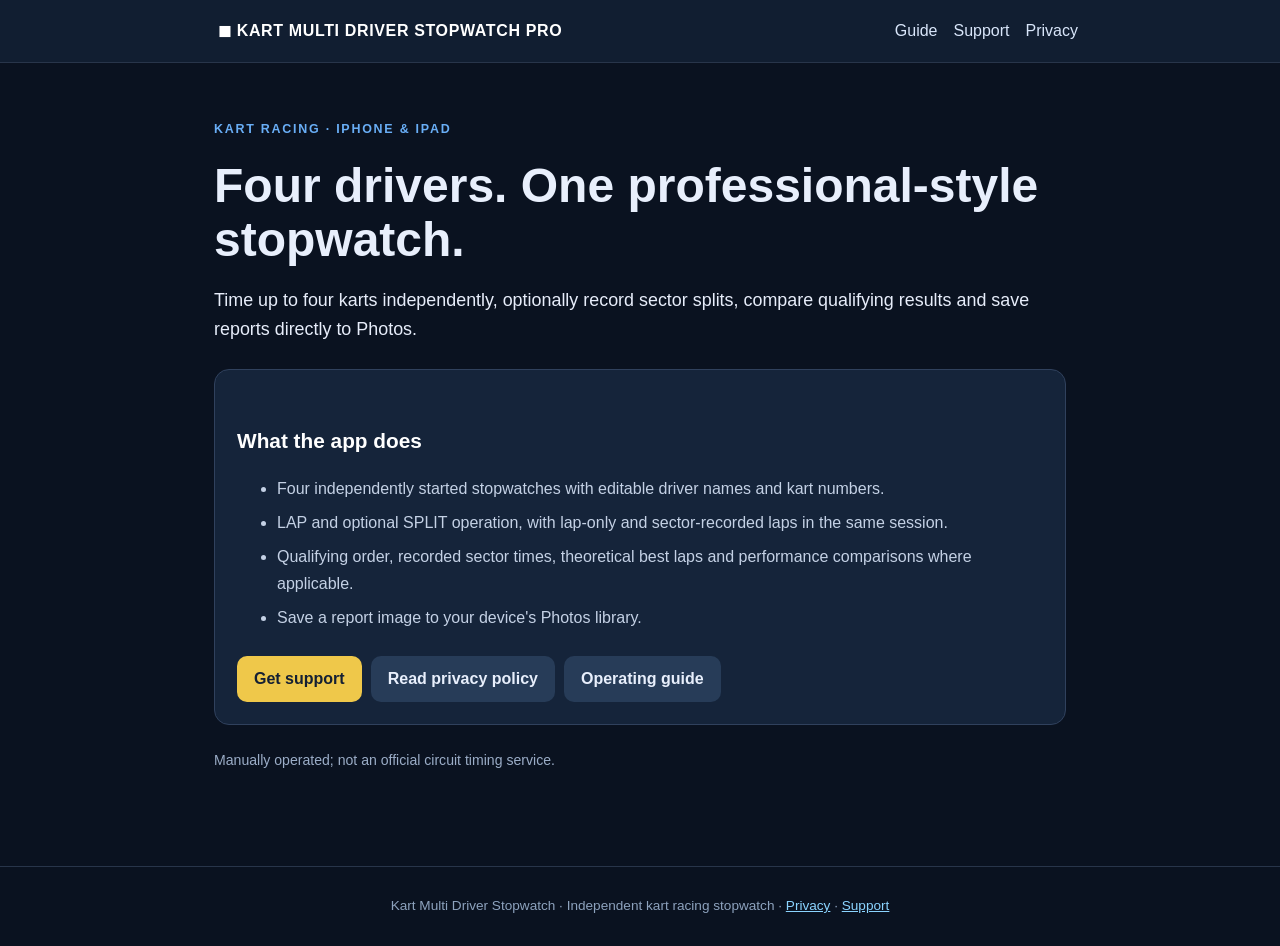
<file: index.html>
<!doctype html><html lang="en-GB"><head><meta charset="UTF-8"><meta name="viewport" content="width=device-width, initial-scale=1"><meta name="robots" content="index,follow"><meta name="description" content="Kart Multi Driver Stopwatch Pro — app information, privacy and support."><title>Home | Kart Multi Driver Stopwatch Pro</title><link rel="stylesheet" href="styles.css"></head><body><header><nav><a class="brand" href="index.html">◼ KART MULTI DRIVER STOPWATCH PRO</a><div><a href="guide.html">Guide</a><a href="support.html">Support</a><a href="privacy.html">Privacy</a></div></nav></header><main><div class="eyebrow">Kart racing · iPhone &amp; iPad</div><h1>Four drivers. One professional-style stopwatch.</h1><p class="lead">Time up to four karts independently, optionally record sector splits, compare qualifying results and save reports directly to Photos.</p><div class="panel"><h2>What the app does</h2><ul><li>Four independently started stopwatches with editable driver names and kart numbers.</li><li>LAP and optional SPLIT operation, with lap-only and sector-recorded laps in the same session.</li><li>Qualifying order, recorded sector times, theoretical best laps and performance comparisons where applicable.</li><li>Save a report image to your device's Photos library.</li></ul><a class="button" href="support.html">Get support</a><a class="button secondary" href="privacy.html">Read privacy policy</a><a class="button secondary" href="guide.html">Operating guide</a></div><p class="muted">Manually operated; not an official circuit timing service.</p></main><footer>Kart Multi Driver Stopwatch · Independent kart racing stopwatch · <a href="privacy.html">Privacy</a> · <a href="support.html">Support</a></footer></body></html>
</file>
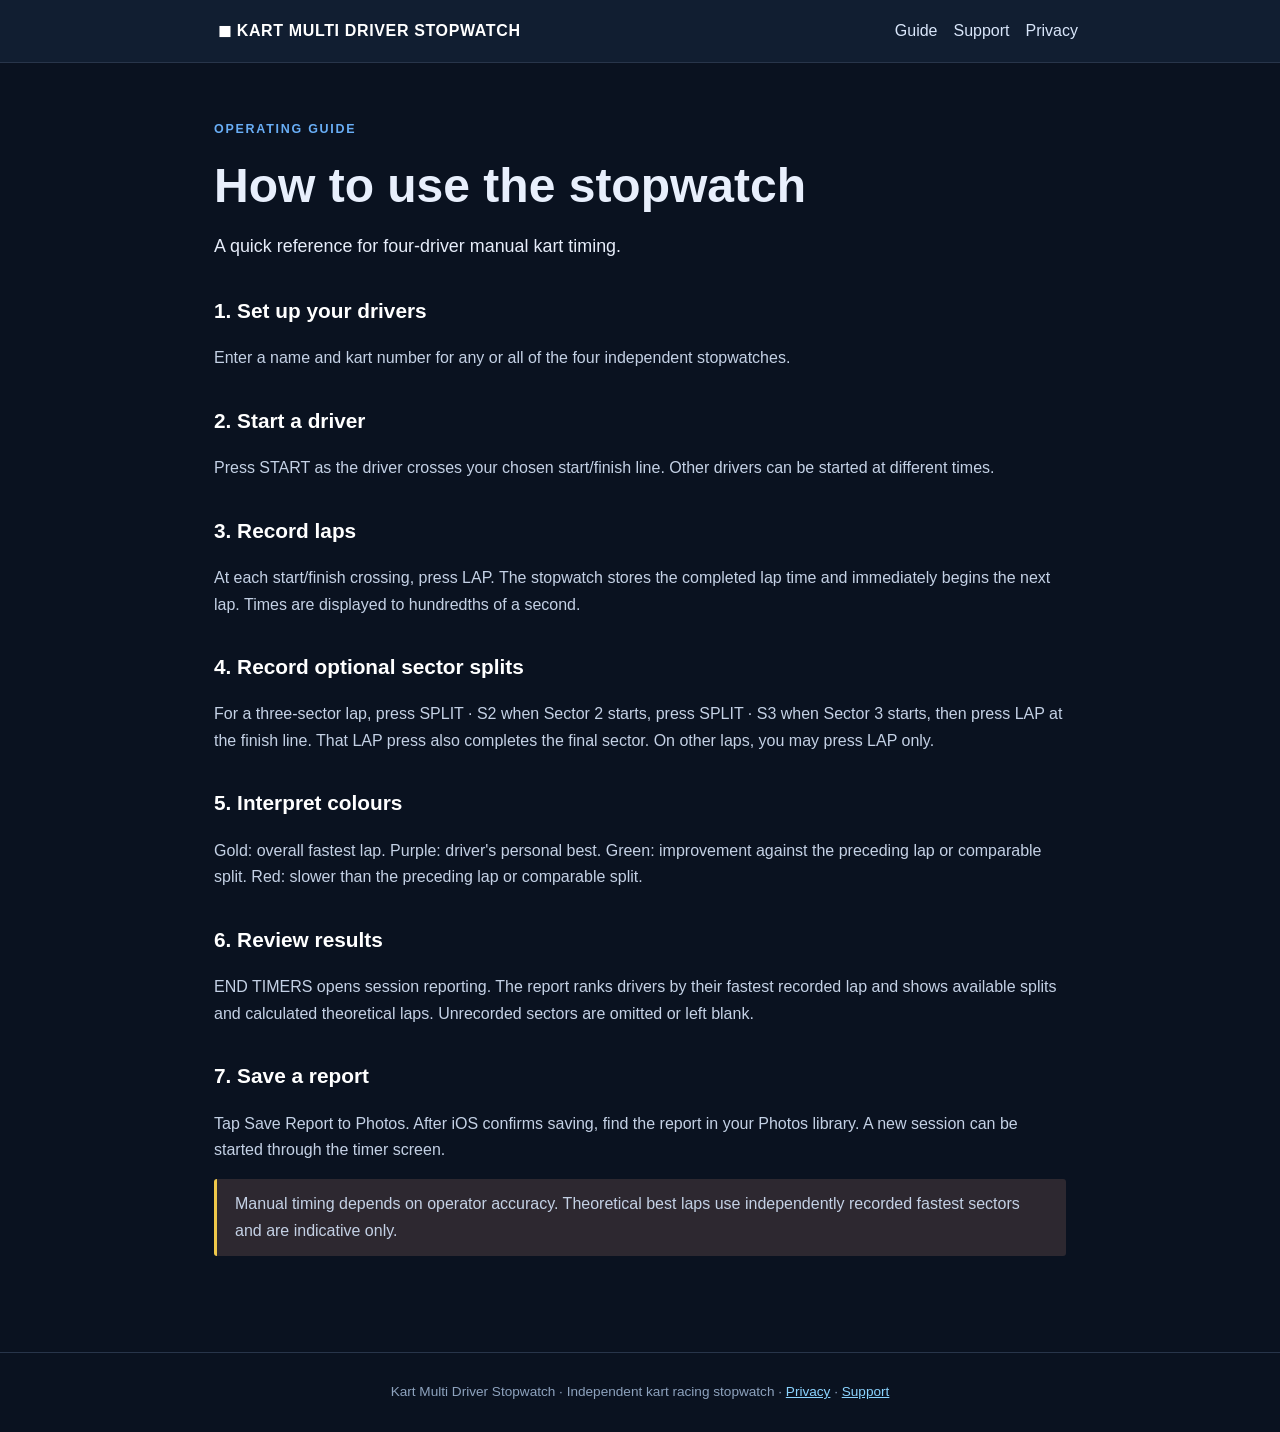
<file: guide.html>
<!doctype html><html lang="en-GB"><head><meta charset="UTF-8"><meta name="viewport" content="width=device-width, initial-scale=1"><meta name="robots" content="index,follow"><meta name="description" content="Kart Multi Driver Stopwatch — app information, privacy and support."><title>Operating Guide | Kart Multi Driver Stopwatch</title><link rel="stylesheet" href="styles.css"></head><body><header><nav><a class="brand" href="index.html">◼ KART MULTI DRIVER STOPWATCH</a><div><a href="guide.html">Guide</a><a href="support.html">Support</a><a href="privacy.html">Privacy</a></div></nav></header><main><div class="eyebrow">Operating guide</div><h1>How to use the stopwatch</h1><p class="lead">A quick reference for four-driver manual kart timing.</p><h2>1. Set up your drivers</h2><p>Enter a name and kart number for any or all of the four independent stopwatches.</p><h2>2. Start a driver</h2><p>Press START as the driver crosses your chosen start/finish line. Other drivers can be started at different times.</p><h2>3. Record laps</h2><p>At each start/finish crossing, press LAP. The stopwatch stores the completed lap time and immediately begins the next lap. Times are displayed to hundredths of a second.</p><h2>4. Record optional sector splits</h2><p>For a three-sector lap, press SPLIT · S2 when Sector 2 starts, press SPLIT · S3 when Sector 3 starts, then press LAP at the finish line. That LAP press also completes the final sector. On other laps, you may press LAP only.</p><h2>5. Interpret colours</h2><p>Gold: overall fastest lap. Purple: driver's personal best. Green: improvement against the preceding lap or comparable split. Red: slower than the preceding lap or comparable split.</p><h2>6. Review results</h2><p>END TIMERS opens session reporting. The report ranks drivers by their fastest recorded lap and shows available splits and calculated theoretical laps. Unrecorded sectors are omitted or left blank.</p><h2>7. Save a report</h2><p>Tap Save Report to Photos. After iOS confirms saving, find the report in your Photos library. A new session can be started through the timer screen.</p><p class="note">Manual timing depends on operator accuracy. Theoretical best laps use independently recorded fastest sectors and are indicative only.</p></main><footer>Kart Multi Driver Stopwatch · Independent kart racing stopwatch · <a href="privacy.html">Privacy</a> · <a href="support.html">Support</a></footer></body></html>
</file>
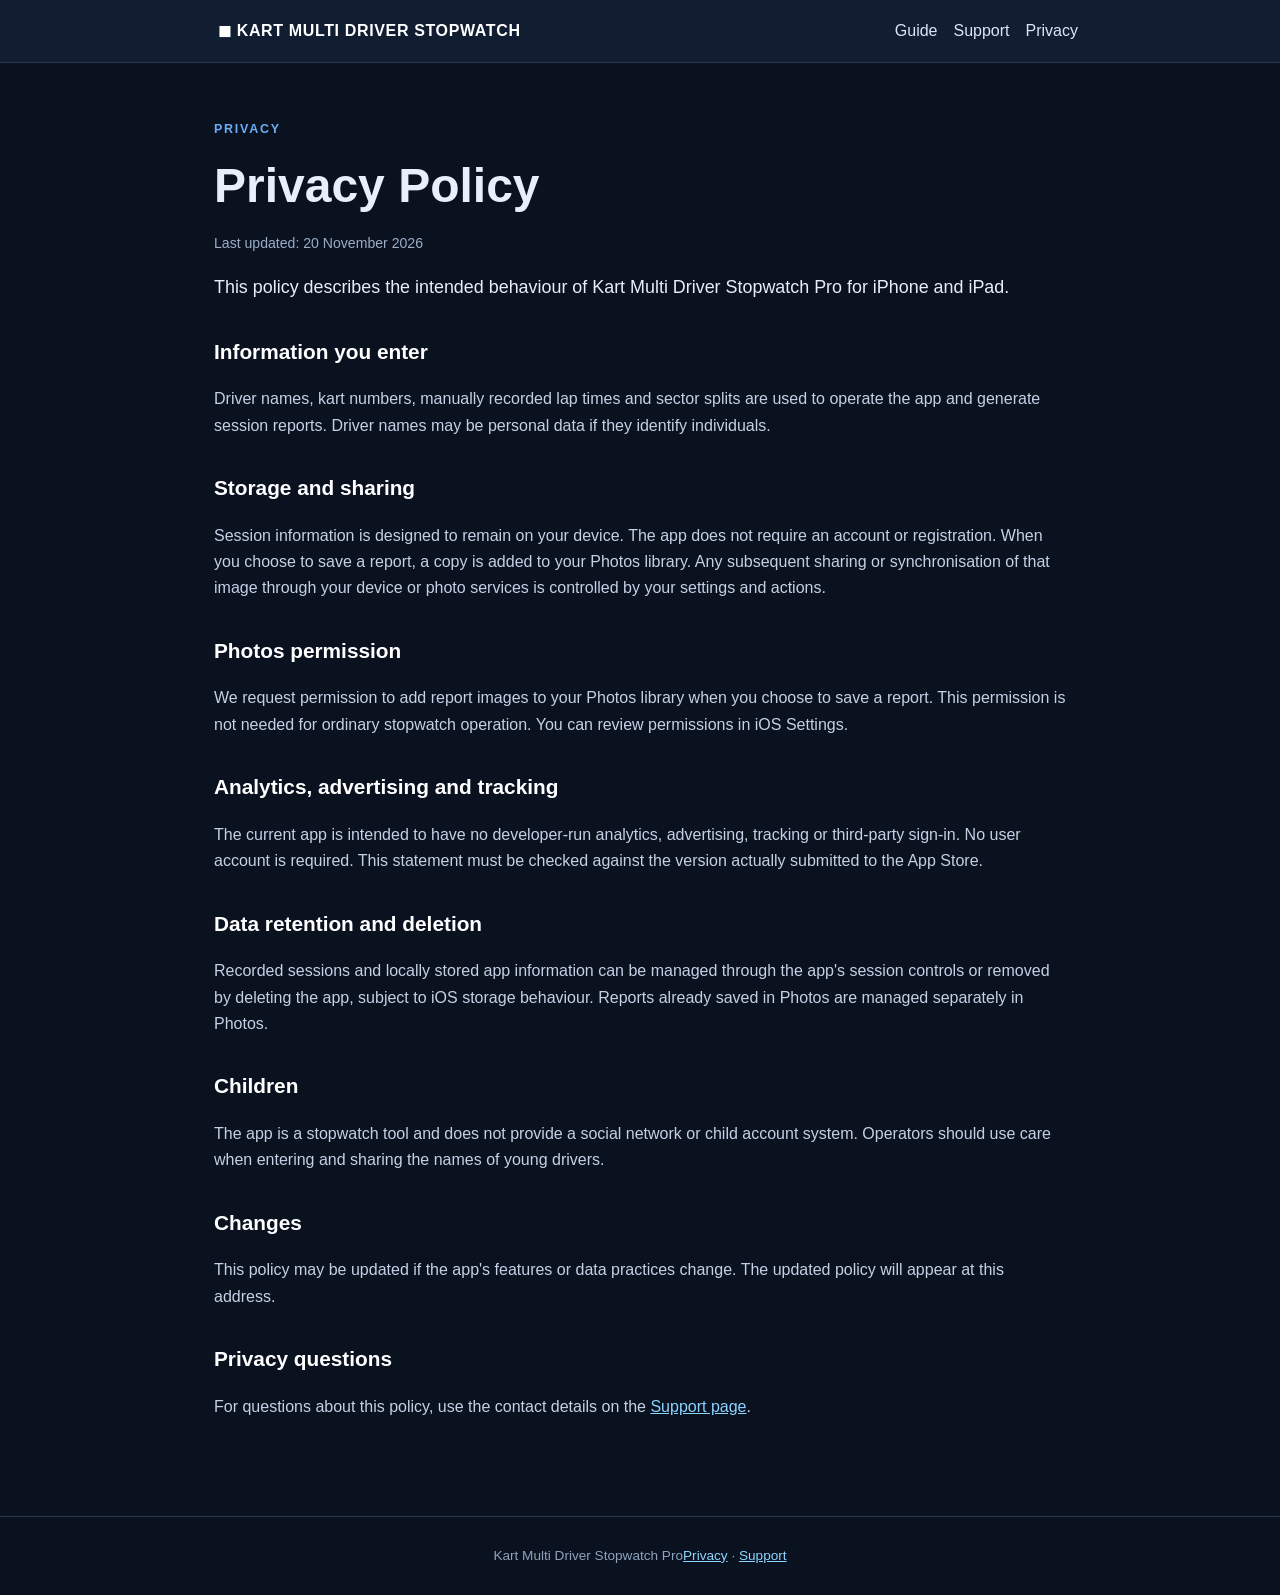
<file: privacy.html>
<!doctype html><html lang="en-GB"><head><meta charset="UTF-8"><meta name="viewport" content="width=device-width, initial-scale=1"><meta name="robots" content="index,follow"><meta name="description" content="Kart Multi Driver Stopwatch Pro — app information, privacy and support."><title>Privacy Policy | Kart Multi Driver Stopwatch Pro</title><link rel="stylesheet" href="styles.css"></head><body><header><nav><a class="brand" href="index.html">◼ KART MULTI DRIVER STOPWATCH</a><div><a href="guide.html">Guide</a><a href="support.html">Support</a><a href="privacy.html">Privacy</a></div></nav></header><main><div class="eyebrow">Privacy</div><h1>Privacy Policy</h1><p class="muted">Last updated: 20 November 2026</p><p class="lead">This policy describes the intended behaviour of Kart Multi Driver Stopwatch Pro for iPhone and iPad.</p><h2>Information you enter</h2><p>Driver names, kart numbers, manually recorded lap times and sector splits are used to operate the app and generate session reports. Driver names may be personal data if they identify individuals.</p><h2>Storage and sharing</h2><p>Session information is designed to remain on your device. The app does not require an account or registration. When you choose to save a report, a copy is added to your Photos library. Any subsequent sharing or synchronisation of that image through your device or photo services is controlled by your settings and actions.</p><h2>Photos permission</h2><p>We request permission to add report images to your Photos library when you choose to save a report. This permission is not needed for ordinary stopwatch operation. You can review permissions in iOS Settings.</p><h2>Analytics, advertising and tracking</h2><p>The current app is intended to have no developer-run analytics, advertising, tracking or third-party sign-in. No user account is required. This statement must be checked against the version actually submitted to the App Store.</p><h2>Data retention and deletion</h2><p>Recorded sessions and locally stored app information can be managed through the app's session controls or removed by deleting the app, subject to iOS storage behaviour. Reports already saved in Photos are managed separately in Photos.</p><h2>Children</h2><p>The app is a stopwatch tool and does not provide a social network or child account system. Operators should use care when entering and sharing the names of young drivers.</p><h2>Changes</h2><p>This policy may be updated if the app's features or data practices change. The updated policy will appear at this address.</p><h2>Privacy questions</h2><p>For questions about this policy, use the contact details on the <a href="support.html">Support page</a>.</p></main><footer>Kart Multi Driver Stopwatch Pro<a href="privacy.html">Privacy</a> · <a href="support.html">Support</a></footer></body></html>
</file>
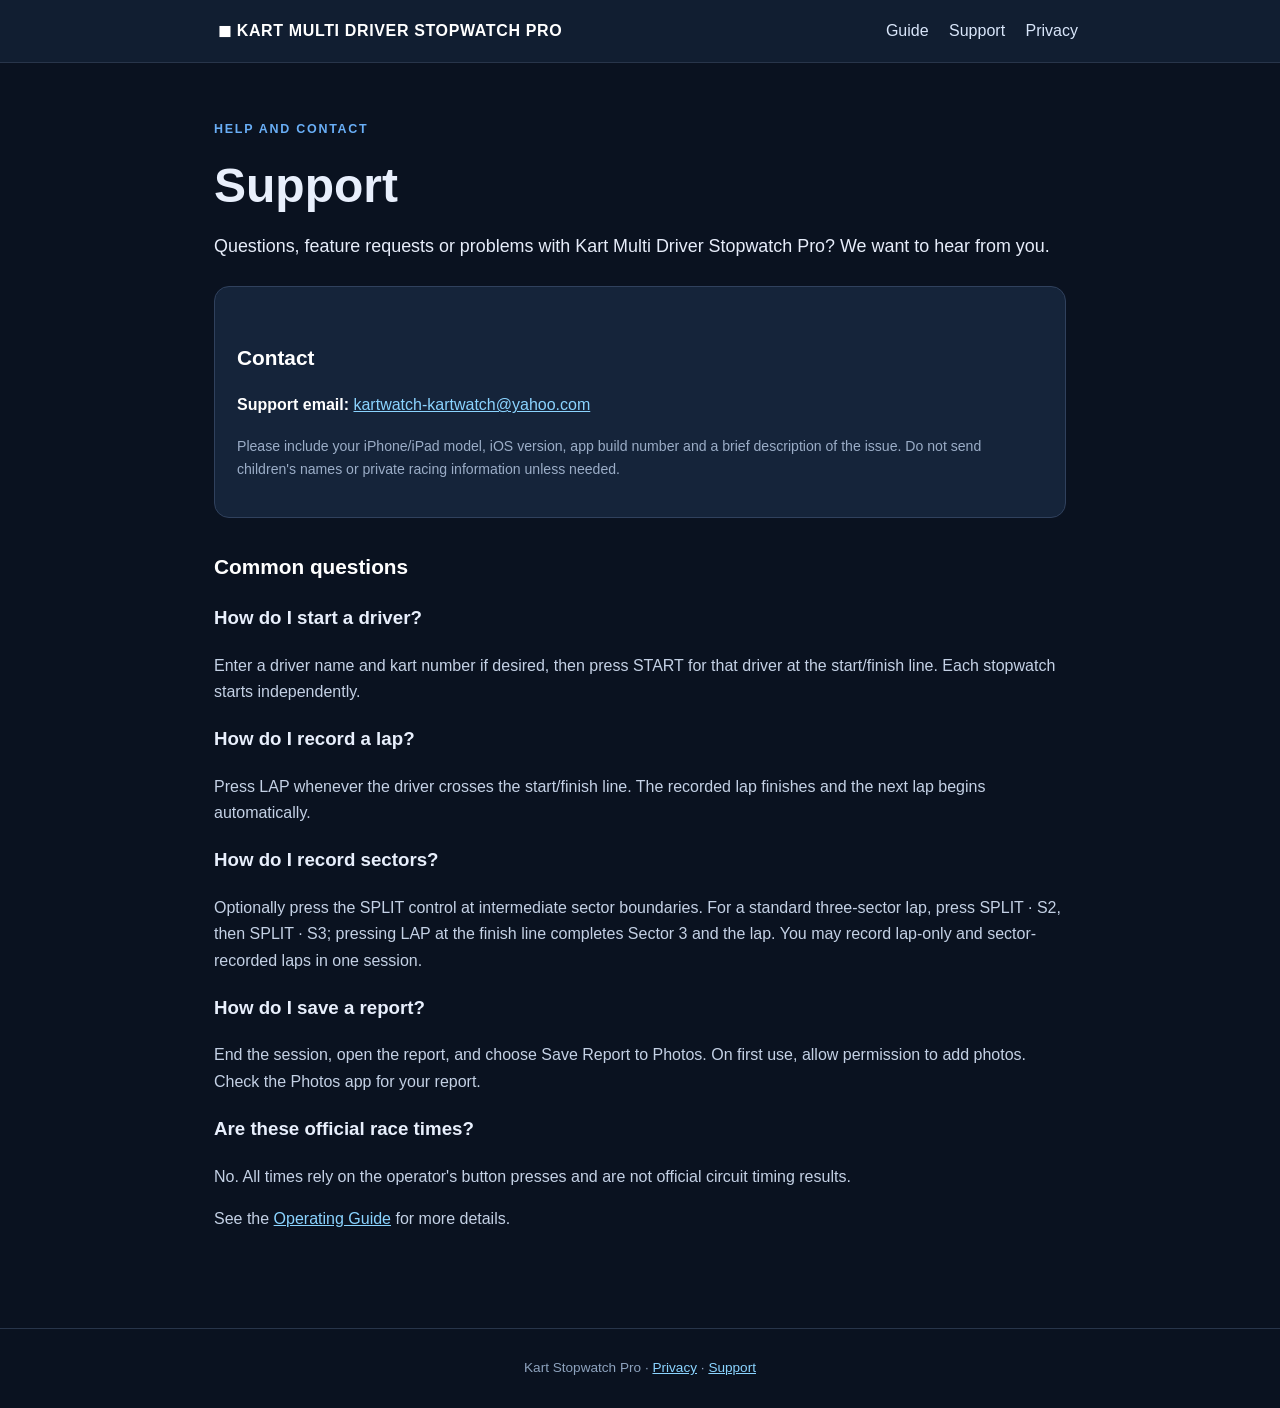
<file: support.html>
<!doctype html>
<html lang="en-GB">
<head>
  <meta charset="UTF-8">
  <meta name="viewport" content="width=device-width, initial-scale=1">
  <meta name="robots" content="index,follow">
  <meta name="description" content="Kart Multi Driver Stopwatch Pro — app information, privacy and support.">
  <title>Support | Kart Multi Driver Stopwatch Pro</title>
  <link rel="stylesheet" href="styles.css">
</head>
<body>
<header>
  <nav>
    <a class="brand" href="index.html">◼ KART MULTI DRIVER STOPWATCH PRO</a>
    <div>
      <a href="guide.html">Guide</a>
      <a href="support.html">Support</a>
      <a href="privacy.html">Privacy</a>
    </div>
  </nav>
</header>

<main>
  <div class="eyebrow">Help and contact</div>
  <h1>Support</h1>
  <p class="lead">Questions, feature requests or problems with Kart Multi Driver Stopwatch Pro? We want to hear from you.</p>

  <div class="panel">
    <h2>Contact</h2>
    <p>
      <strong>Support email:</strong>
      <a href="mailto:kartwatch-kartwatch@yahoo.com">kartwatch-kartwatch@yahoo.com</a>
    </p>
    <p class="muted">Please include your iPhone/iPad model, iOS version, app build number and a brief description of the issue. Do not send children's names or private racing information unless needed.</p>
  </div>

  <h2>Common questions</h2>

  <h3>How do I start a driver?</h3>
  <p>Enter a driver name and kart number if desired, then press START for that driver at the start/finish line. Each stopwatch starts independently.</p>

  <h3>How do I record a lap?</h3>
  <p>Press LAP whenever the driver crosses the start/finish line. The recorded lap finishes and the next lap begins automatically.</p>

  <h3>How do I record sectors?</h3>
  <p>Optionally press the SPLIT control at intermediate sector boundaries. For a standard three-sector lap, press SPLIT · S2, then SPLIT · S3; pressing LAP at the finish line completes Sector 3 and the lap. You may record lap-only and sector-recorded laps in one session.</p>

  <h3>How do I save a report?</h3>
  <p>End the session, open the report, and choose Save Report to Photos. On first use, allow permission to add photos. Check the Photos app for your report.</p>

  <h3>Are these official race times?</h3>
  <p>No. All times rely on the operator's button presses and are not official circuit timing results.</p>

  <p>See the <a href="guide.html">Operating Guide</a> for more details.</p>
</main>

<footer>
  Kart Stopwatch Pro ·
  <a href="privacy.html">Privacy</a> ·
  <a href="support.html">Support</a>
</footer>
</body>
</html>
</file>
<file: styles.css>
:root{font-family:-apple-system,BlinkMacSystemFont,"Segoe UI",sans-serif;color:#e8effc;background:#0a1220;line-height:1.65}*{box-sizing:border-box}body{margin:0}header{border-bottom:1px solid #28354a;background:#111e31}nav{max-width:920px;margin:auto;display:flex;justify-content:space-between;align-items:center;gap:18px;padding:18px 22px;flex-wrap:wrap}a{color:#8bd4ff}nav a{margin-left:16px;color:#d9e6fa;text-decoration:none}.brand{font-weight:800;letter-spacing:.04em;color:#fff}main{max-width:900px;margin:auto;padding:56px 24px 80px}.eyebrow{text-transform:uppercase;letter-spacing:.14em;color:#69aef6;font-weight:700;font-size:.78rem}h1{font-size:clamp(2rem,5vw,3rem);line-height:1.12;margin:.4em 0}h2{font-size:1.3rem;margin-top:32px;color:#fff}p,li{color:#c4d1e5}li{margin:8px 0}.lead{font-size:1.12rem;color:#e7edfa}.panel{background:#15243a;border:1px solid #30415d;border-radius:15px;padding:22px;margin:24px 0}.button{display:inline-block;text-decoration:none;background:#efc84a;color:#152033!important;font-weight:800;border-radius:10px;padding:10px 17px;margin:8px 9px 0 0}.button.secondary{background:#273c58;color:#e8effc!important}footer{border-top:1px solid #28354a;text-align:center;padding:28px 16px;color:#8da2bd;font-size:.85rem}.note{background:#2d2830;border-left:3px solid #efc84a;padding:12px 18px;border-radius:3px}.muted{font-size:.88rem;color:#9badc7}code{background:#1c2d44;padding:2px 5px;border-radius:4px}strong{color:#fff}@media(max-width:600px){nav a{margin-left:0;margin-right:13px}main{padding-top:32px}}
</file>
